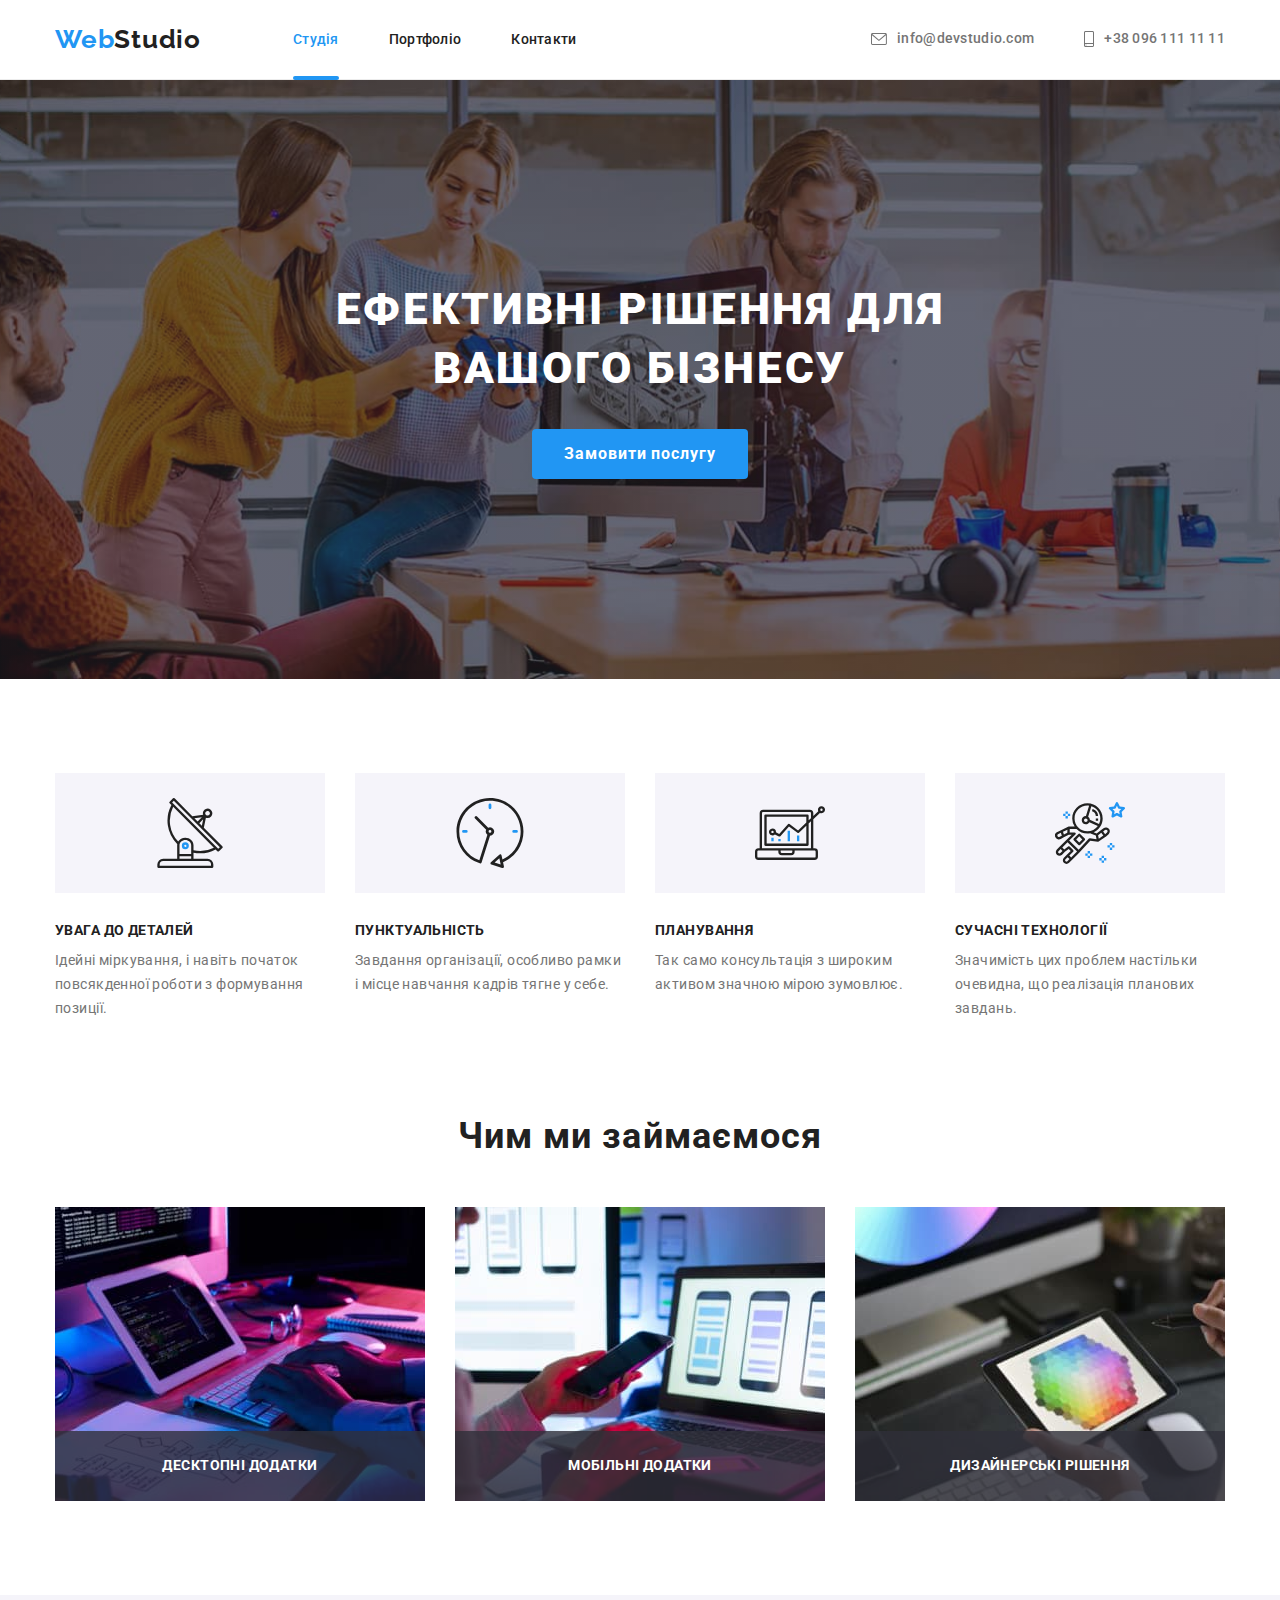
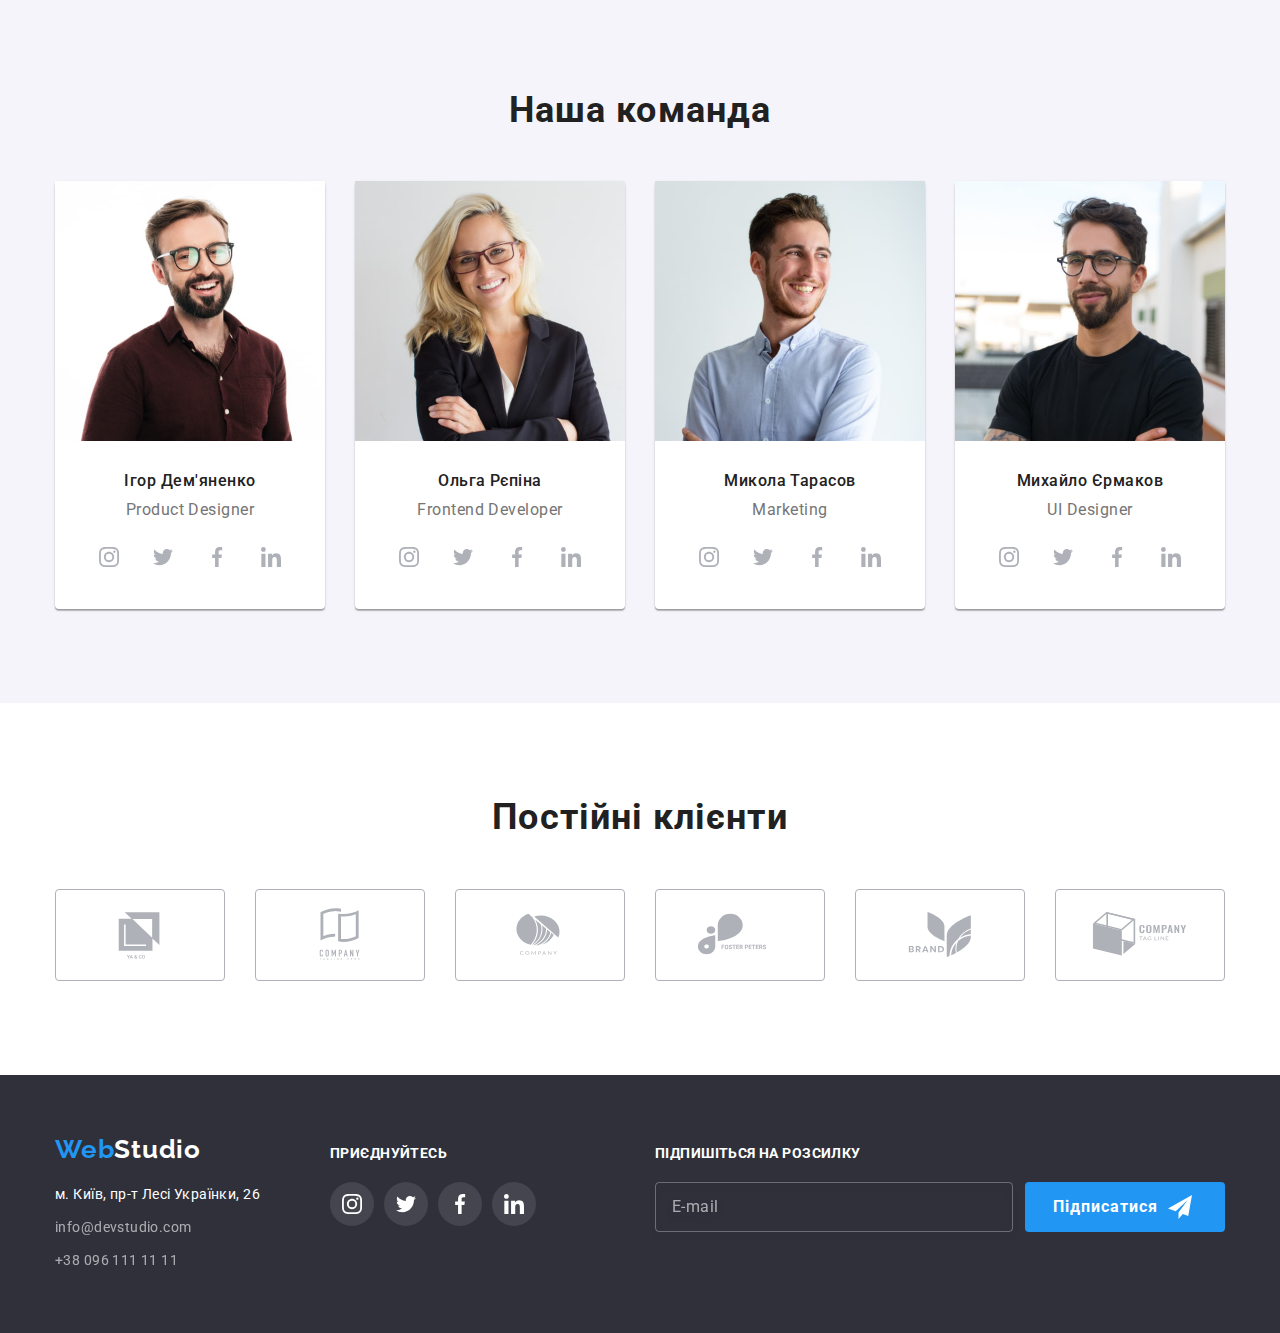
<file: index.html>
<!DOCTYPE html>
<html lang="uk">
  <head>
    <meta charset="UTF-8" />
    <meta http-equiv="X-UA-Compatible" content="IE=edge" />
    <meta name="viewport" content="width=device-width, initial-scale=1.0" />
    <title>Студія</title>
    <link rel="preconnect" href="https://fonts.googleapis.com" />
    <link rel="preconnect" href="https://fonts.gstatic.com" crossorigin />
    <link
      rel="stylesheet"
      href="https://cdn.jsdelivr.net/npm/modern-normalize@1.1.0/modern-normalize.min.css"
    />
    <link
      href="https://fonts.googleapis.com/css2?family=Raleway:wght@700&family=Roboto:wght@400;500;700;900&display=swap"
      rel="stylesheet"
    />
    <link rel="stylesheet" href="./css/styles.css" />
  </head>
  <body>
    <header class="page-header">
      <div class="container">
        <nav class="page-navigation">
          <a class="logo link" href="./index.html"
            ><span class="logo-part">Web</span>Studio</a
          >
          <ul class="menu list">
            <li>
              <a class="menu-link link current" href="./index.html">Студія</a>
            </li>
            <li>
              <a class="menu-link link" href="./portfolio.html">Портфоліо</a>
            </li>
            <li><a class="menu-link link" href="#contacts">Контакти</a></li>
          </ul>
        </nav>
        <ul class="list menu-contacts">
          <li>
            <a class="mail-link link" href="mailto:info@devstudio.com">
              <svg class="mail-svg">
                <use href="./images/icons.svg#icon-envelope"></use>
              </svg>
              info@devstudio.com</a
            >
          </li>
          <li>
            <a class="phone-link link" href="tel:+380961111111">
              <svg class="phone-svg">
                <use href="./images/icons.svg#icon-smartphone"></use>
              </svg>
              +38 096 111 11 11</a
            >
          </li>
        </ul>
      </div>
    </header>
    <main>
      <section class="hero section">
        <div class="container">
          <h1 class="hero-title">Ефективні рішення для вашого бізнесу</h1>
          <button class="hero-button btn" data-modal-open type="button">
            Замовити послугу
          </button>
        </div>
      </section>
      <section class="features section">
        <div class="container">
          <h2 class="visually-hidden">Наші особливості</h2>
          <ul class="list list-features">
            <li class="features-item">
              <div class="features-box">
                <svg class="features-icon">
                  <use href="./images/icons.svg#icon-antenna-1"></use>
                </svg>
              </div>
              <h3 class="features-subtitle">Увага до деталей</h3>
              <p class="features-text">
                Ідейні міркування, і навіть початок повсякденної роботи з
                формування позиції.
              </p>
            </li>
            <li class="features-item">
              <div class="features-box">
                <svg class="features-icon">
                  <use href="./images/icons.svg#icon-clock-1"></use>
                </svg>
              </div>
              <h3 class="features-subtitle">Пунктуальність</h3>
              <p class="features-text">
                Завдання організації, особливо рамки і місце навчання кадрів
                тягне у себе.
              </p>
            </li>
            <li class="features-item">
              <div class="features-box">
                <svg class="features-icon">
                  <use href="./images/icons.svg#icon-diagram-1"></use>
                </svg>
              </div>
              <h3 class="features-subtitle">Планування</h3>
              <p class="features-text">
                Так само консультація з широким активом значною мірою зумовлює.
              </p>
            </li>
            <li class="features-item">
              <div class="features-box">
                <svg class="features-icon">
                  <use href="./images/icons.svg#icon-astronaut-1"></use>
                </svg>
              </div>
              <h3 class="features-subtitle">Сучасні технології</h3>
              <p class="features-text">
                Значимість цих проблем настільки очевидна, що реалізація
                планових завдань.
              </p>
            </li>
          </ul>
        </div>
      </section>
      <section class="work section">
        <div class="container">
          <h2 class="section-title">Чим ми займаємося</h2>
          <ul class="list list-work">
            <li class="work-item">
              <div class="work-wrapprer">
                <img
                  class="work-img"
                  src="./images/images-index/box1.jpg"
                  alt="верстка на ноутбуці"
                  width="370"
                  height="294"
                />
                <p class="work-text">Десктопні додатки</p>
              </div>
            </li>
            <li class="work-item">
              <div class="work-wrapprer">
                <img
                  class="work-img"
                  src="./images/images-index/box2.jpg"
                  alt="верстка на телефоні"
                  width="370"
                  height="294"
                />
                <p class="work-text">Мобільні додатки</p>
              </div>
            </li>
            <li class="work-item">
              <div class="work-wrapprer">
                <img
                  class="work-img"
                  src="./images/images-index/box3.jpg"
                  alt="графічний редактор"
                  width="370"
                  height="294"
                />
                <p class="work-text">Дизайнерські рішення</p>
              </div>
            </li>
          </ul>
        </div>
      </section>
      <section class="team section">
        <div class="container">
          <h2 class="section-title">Наша команда</h2>
          <ul class="list team-list">
            <li class="team-item">
              <img
                class="team-img"
                src="./images/images-index/photo-igor.jpg"
                alt="Ігор Дем'яненко фото"
                width="270"
                height="260"
              />
              <div class="team-box">
                <h3 class="team-name">Ігор Дем'яненко</h3>
                <p class="team-place" lang="en">Product Designer</p>
                <ul class="team-social-list list">
                  <li class="team-social-item">
                    <a href="#" class="team-link link">
                      <svg class="team-logo-social">
                        <use href="./images/icons.svg#icon-instagram-2"></use>
                      </svg>
                    </a>
                  </li>
                  <li class="team-social-item">
                    <a href="#" class="team-link link">
                      <svg class="team-logo-social">
                        <use href="./images/icons.svg#icon-twitter-1"></use>
                      </svg>
                    </a>
                  </li>
                  <li class="team-social-item">
                    <a href="#" class="team-link link">
                      <svg class="team-logo-social">
                        <use href="./images/icons.svg#icon-facebook-1"></use>
                      </svg>
                    </a>
                  </li>
                  <li class="team-social-item">
                    <a href="#" class="team-link link">
                      <svg class="team-logo-social">
                        <use href="./images/icons.svg#icon-linkedin-1"></use>
                      </svg>
                    </a>
                  </li>
                </ul>
              </div>
            </li>
            <li class="team-item">
              <img
                class="team-img"
                src="./images/images-index/photo-olga.jpg"
                alt="Ольга Рєпіна фото"
                width="270"
                height="260"
              />
              <div class="team-box">
                <h3 class="team-name">Ольга Рєпіна</h3>
                <p class="team-place" lang="en">Frontend Developer</p>
                <ul class="team-social-list list">
                  <li class="team-social-item">
                    <a href="#" class="team-link link">
                      <svg class="team-logo-social">
                        <use href="./images/icons.svg#icon-instagram-2"></use>
                      </svg>
                    </a>
                  </li>
                  <li class="team-social-item">
                    <a href="#" class="team-link link">
                      <svg class="team-logo-social">
                        <use href="./images/icons.svg#icon-twitter-1"></use>
                      </svg>
                    </a>
                  </li>
                  <li class="team-social-item">
                    <a href="#" class="team-link link">
                      <svg class="team-logo-social">
                        <use href="./images/icons.svg#icon-facebook-1"></use>
                      </svg>
                    </a>
                  </li>
                  <li class="team-social-item">
                    <a href="#" class="team-link link">
                      <svg class="team-logo-social">
                        <use href="./images/icons.svg#icon-linkedin-1"></use>
                      </svg>
                    </a>
                  </li>
                </ul>
              </div>
            </li>
            <li class="team-item">
              <img
                class="team-img"
                src="./images/images-index/photo-mykola.jpg"
                alt="Микола Тарасов фото"
                width="270"
                height="260"
              />
              <div class="team-box">
                <h3 class="team-name">Микола Тарасов</h3>
                <p class="team-place" lang="en">Marketing</p>
                <ul class="team-social-list list">
                  <li class="team-social-item">
                    <a href="#" class="team-link link">
                      <svg class="team-logo-social">
                        <use href="./images/icons.svg#icon-instagram-2"></use>
                      </svg>
                    </a>
                  </li>
                  <li class="team-social-item">
                    <a href="#" class="team-link link">
                      <svg class="team-logo-social">
                        <use href="./images/icons.svg#icon-twitter-1"></use>
                      </svg>
                    </a>
                  </li>
                  <li class="team-social-item">
                    <a href="#" class="team-link link">
                      <svg class="team-logo-social">
                        <use href="./images/icons.svg#icon-facebook-1"></use>
                      </svg>
                    </a>
                  </li>
                  <li class="team-social-item">
                    <a href="#" class="team-link link">
                      <svg class="team-logo-social">
                        <use href="./images/icons.svg#icon-linkedin-1"></use>
                      </svg>
                    </a>
                  </li>
                </ul>
              </div>
            </li>
            <li class="team-item">
              <img
                class="team-img"
                src="./images/images-index/photo-mychailo.jpg"
                alt="Михайло Єрмаков фото"
                width="270"
                height="260"
              />
              <div class="team-box">
                <h3 class="team-name">Михайло Єрмаков</h3>
                <p class="team-place" lang="en">UI Designer</p>
                <ul class="team-social-list list">
                  <li class="team-social-item">
                    <a href="#" class="team-link link">
                      <svg class="team-logo-social">
                        <use href="./images/icons.svg#icon-instagram-2"></use>
                      </svg>
                    </a>
                  </li>
                  <li class="team-social-item">
                    <a href="#" class="team-link link">
                      <svg class="team-logo-social">
                        <use href="./images/icons.svg#icon-twitter-1"></use>
                      </svg>
                    </a>
                  </li>
                  <li class="team-social-item">
                    <a href="#" class="team-link link">
                      <svg class="team-logo-social">
                        <use href="./images/icons.svg#icon-facebook-1"></use>
                      </svg>
                    </a>
                  </li>
                  <li class="team-social-item">
                    <a href="#" class="team-link link">
                      <svg class="team-logo-social">
                        <use href="./images/icons.svg#icon-linkedin-1"></use>
                      </svg>
                    </a>
                  </li>
                </ul>
              </div>
            </li>
          </ul>
        </div>
      </section>
      <section class="clients section">
        <div class="container">
          <h2 class="clients-title">Постійні клієнти</h2>
          <ul class="clients-list list">
            <li class="clients-item">
              <a href="#" class="client-link link"
                ><svg class="client-logo">
                  <use href="./images/icons.svg#icon-Logo"></use></svg
              ></a>
            </li>
            <li class="clients-item">
              <a href="#" class="client-link link"
                ><svg class="client-logo">
                  <use href="./images/icons.svg#icon-Logo-2"></use></svg
              ></a>
            </li>
            <li class="clients-item">
              <a href="#" class="client-link link"
                ><svg class="client-logo">
                  <use href="./images/icons.svg#icon-Logo-3"></use></svg
              ></a>
            </li>
            <li class="clients-item">
              <a href="#" class="client-link link"
                ><svg class="client-logo">
                  <use href="./images/icons.svg#icon-Logo-4"></use></svg
              ></a>
            </li>
            <li class="clients-item">
              <a href="#" class="client-link link"
                ><svg class="client-logo">
                  <use href="./images/icons.svg#icon-Logo-5"></use></svg
              ></a>
            </li>
            <li class="clients-item">
              <a href="#" class="client-link link"
                ><svg class="client-logo">
                  <use href="./images/icons.svg#icon-Logo-6"></use></svg
              ></a>
            </li>
          </ul>
        </div>
      </section>
    </main>
    <footer class="footer" id="contacts">
      <div class="container">
        <div class="footer-contacts-wrapper">
          <div class="footer-address">
            <a class="footer-logo logo link" href="./index.html"
              ><span class="logo-part-footer">Web</span>Studio</a
            >
            <address class="contacts">
              <ul class="list">
                <li class="footer-item">
                  <a
                    class="link contacts-address"
                    href="https://goo.gl/maps/Pqn4MnMT374ScPbN7"
                    target="_blank"
                    rel="noopener noreferrer nofollow"
                  >
                    м. Київ, пр-т Лесі Українки, 26</a
                  >
                </li>
                <li class="footer-item">
                  <a class="link contacts-mail" href="mailto:info@devstudio.com"
                    >info@devstudio.com</a
                  >
                </li>
                <li>
                  <a class="link contacts-phone" href="tel:+380961111111"
                    >+38 096 111 11 11</a
                  >
                </li>
              </ul>
            </address>
          </div>
          <div class="footer-social">
            <h2 class="footer-title">Приєднуйтесь</h2>
            <ul class="footer-icons-list list">
              <li class="footer-icons-item">
                <a href="#" class="footer-link link">
                  <svg class="footer-icon">
                    <use href="./images/icons.svg#icon-instagram-2"></use>
                  </svg>
                </a>
              </li>
              <li class="footer-icons-item">
                <a href="#" class="footer-link link">
                  <svg class="footer-icon">
                    <use href="./images/icons.svg#icon-twitter-1"></use>
                  </svg>
                </a>
              </li>
              <li class="footer-icons-item">
                <a href="#" class="footer-link link">
                  <svg class="footer-icon">
                    <use href="./images/icons.svg#icon-facebook-1"></use>
                  </svg>
                </a>
              </li>
              <li class="footer-icons-item">
                <a href="#" class="footer-link link">
                  <svg class="footer-icon">
                    <use href="./images/icons.svg#icon-linkedin-1"></use>
                  </svg>
                </a>
              </li>
            </ul>
          </div>
        </div>
        <div class="footer-form-wrapper">
          <h2 class="footer-title">Підпишіться на розсилку</h2>
          <form class="footer-form">
            <label class="footer-form-field">
              <input
                type="email"
                name="join-email"
                class="footer-email"
                required
                placeholder="E-mail"
              />
            </label>
            <button type="submit" class="footer-button btn">
              Підписатися
              <svg class="join-icon">
                <use href="./images/icons.svg#icon-send"></use>
              </svg>
            </button>
          </form>
        </div>
      </div>
    </footer>

    <div class="backdrop is-hidden" data-modal>
      <div class="modal">
        <button class="modal-close-btn btn" data-modal-close>
          <svg class="modal-close-icon">
            <use href="./images/icons.svg#icon-close"></use>
          </svg>
        </button>
        <p class="modal-title">Залиште свої дані, ми вам передзвонимо</p>
        <form class="modal-form">
          <label class="modal-form-field">
            <span class="modal-form-field-desc">Ім'я</span>
            <span class="modal-input-wrapper">
              <input
                type="text"
                class="modal-form-input"
                required
                pattern="[a-zA-Zа-яА-ЯіІїЇ`ʼ]+"
                name="user-name"
              />
              <svg class="modal-form-icon">
                <use href="./images/icons.svg#user-icon"></use>
              </svg>
            </span>
          </label>
          <label class="modal-form-field">
            <span class="modal-form-field-desc">Телефон</span>
            <span class="modal-input-wrapper">
              <input
                type="tel"
                class="modal-form-input"
                required
                name="user-phone"
              />
              <svg class="modal-form-icon">
                <use href="./images/icons.svg#user-mail"></use>
              </svg>
            </span>
          </label>
          <label class="modal-form-field">
            <span class="modal-form-field-desc">Пошта</span>
            <span class="modal-input-wrapper">
              <input
                type="mail"
                class="modal-form-input"
                required
                name="user-mail"
              />
              <svg class="modal-form-icon">
                <use href="./images/icons.svg#user-phone"></use>
              </svg>
            </span>
          </label>
          <label class="modal-form-field-textarea">
            <span class="modal-form-field-desc">Коментар</span>
            <textarea
              name="user-message"
              class="modal-form-message"
              placeholder="Введіть текст"
            ></textarea>
          </label>
          <label class="modal-form-check-field">
            <input
              type="checkbox"
              class="modal-form-check"
              required
              name="user-policy"
            />
            <svg class="own-checkbox">
              <use
                href="./images/icons.svg#icon-check"
                class="checkbox-own-icon"
              ></use>
            </svg>
            <span class="policy-text">
              Погоджуюся з розсилкою та приймаю
              <a class="policy-link" href=""> Умови договору</a>
            </span>
          </label>
          <button type="submit" class="submit-button btn">Відправити</button>
        </form>
      </div>
    </div>
    <script src="./js/modal.js"></script>
  </body>
</html>
</file>
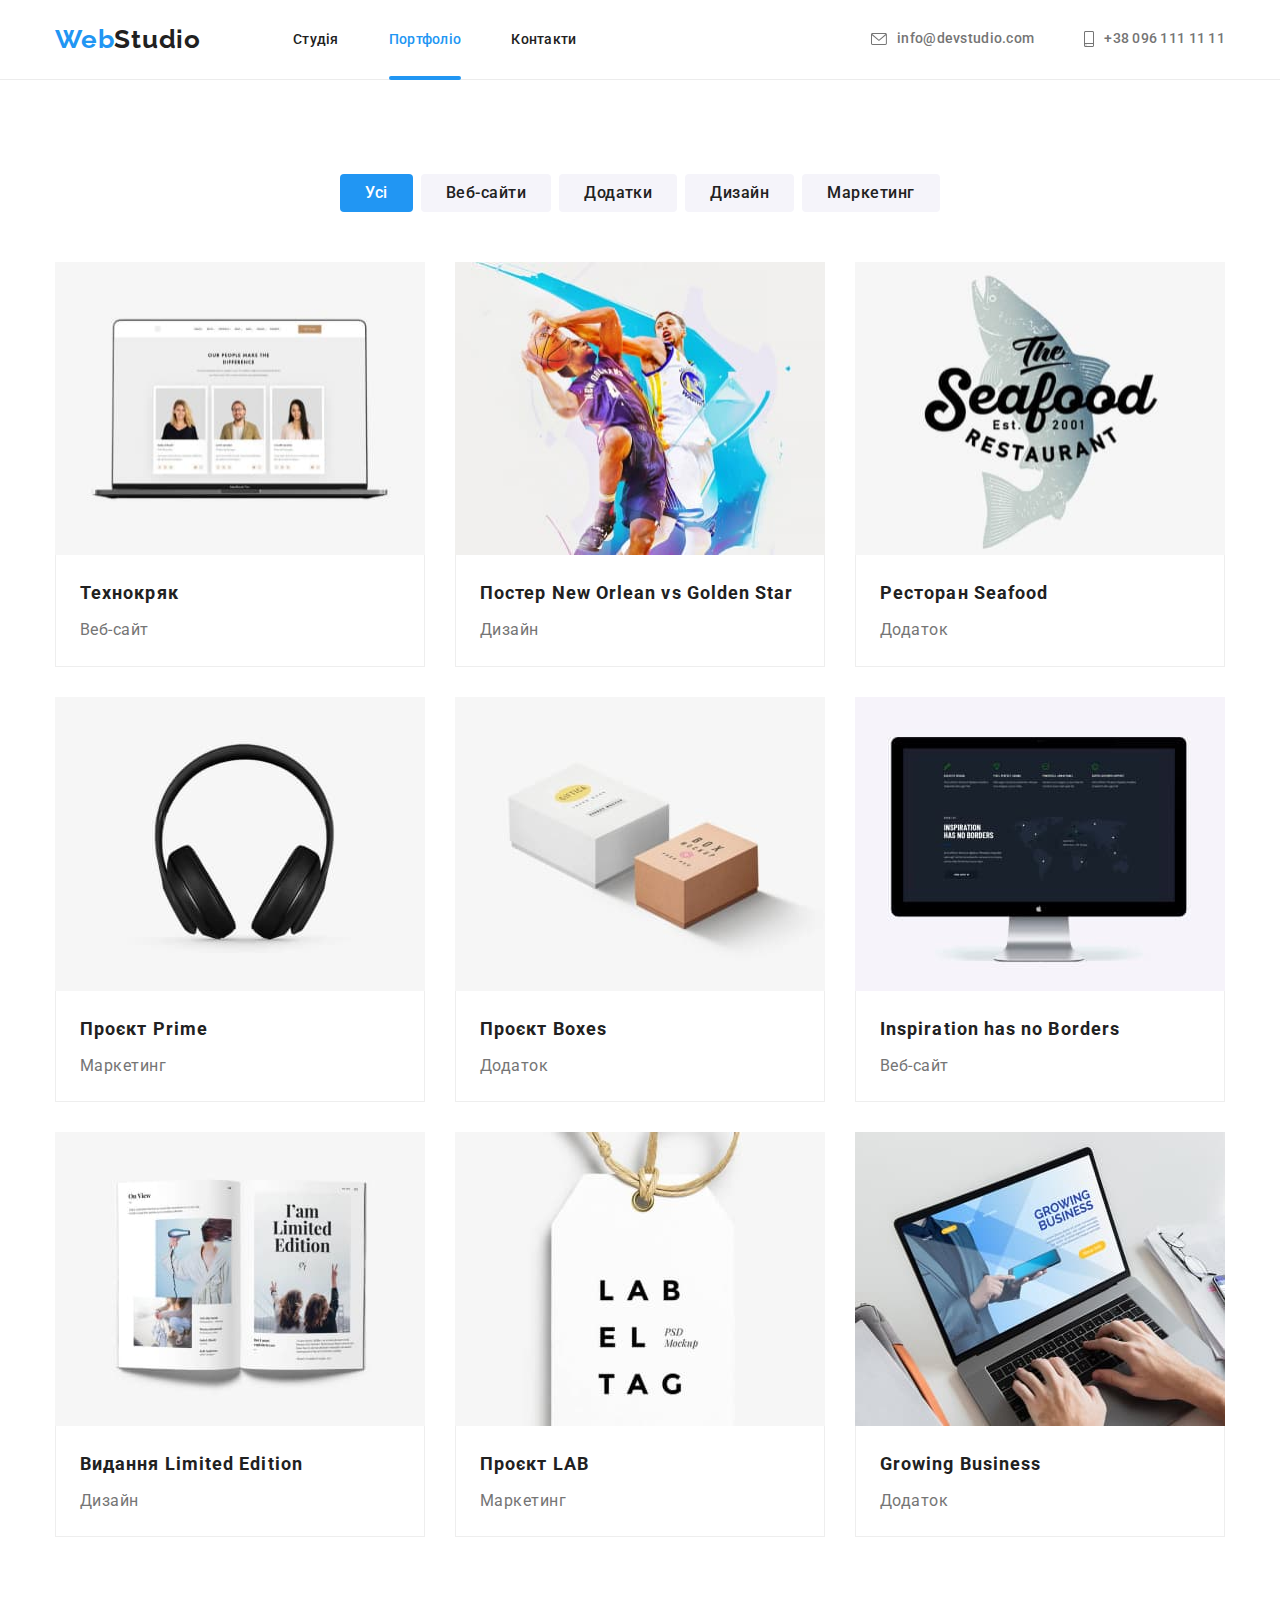
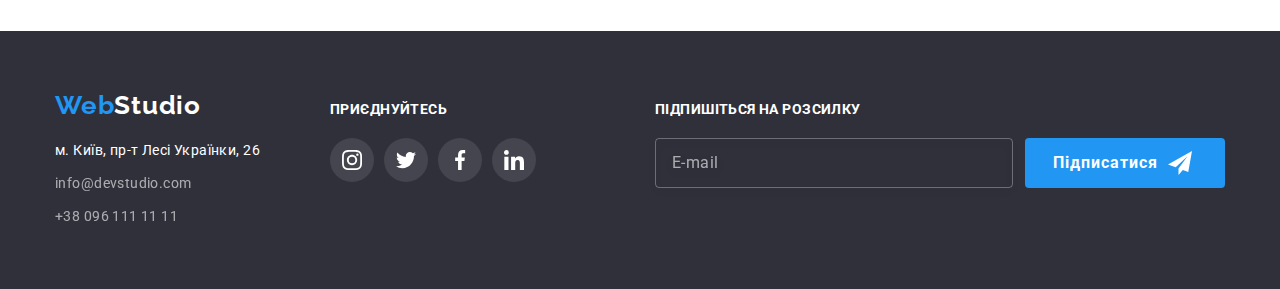
<file: portfolio.html>
<!DOCTYPE html>
<html lang="uk">
  <head>
    <meta charset="UTF-8" />
    <meta http-equiv="X-UA-Compatible" content="IE=edge" />
    <meta name="viewport" content="width=device-width, initial-scale=1.0" />
    <title>Портфоліо</title>
    <link rel="preconnect" href="https://fonts.googleapis.com" />
    <link rel="preconnect" href="https://fonts.gstatic.com" crossorigin />
    <link
      rel="stylesheet"
      href="https://cdn.jsdelivr.net/npm/modern-normalize@1.1.0/modern-normalize.min.css"
    />
    <link
      href="https://fonts.googleapis.com/css2?family=Raleway:wght@700&family=Roboto:wght@400;500;700;900&display=swap"
      rel="stylesheet"
    />
    <link rel="stylesheet" href="./css/styles.css" />
  </head>
  <body>
    <header class="page-header">
      <div class="container">
        <nav class="page-navigation">
          <a class="logo link" href="./index.html"
            ><span class="logo-part">Web</span>Studio</a
          >
          <ul class="menu list">
            <li>
              <a class="menu-link link" href="./index.html">Студія</a>
            </li>
            <li>
              <a class="menu-link link current" href="./portfolio.html"
                >Портфоліо</a
              >
            </li>
            <li><a class="menu-link link" href="#contacts">Контакти</a></li>
          </ul>
        </nav>
        <ul class="list menu-contacts">
          <li>
            <a class="mail-link link" href="mailto:info@devstudio.com">
              <svg class="mail-svg">
                <use href="./images/icons.svg#icon-envelope"></use>
              </svg>
              info@devstudio.com</a
            >
          </li>
          <li>
            <a class="phone-link link" href="tel:+380961111111">
              <svg class="phone-svg">
                <use href="./images/icons.svg#icon-smartphone"></use>
              </svg>
              +38 096 111 11 11</a
            >
          </li>
        </ul>
      </div>
    </header>
    <main>
      <section class="portfolio section">
        <div class="container">
          <h1 class="visually-hidden">Портфоліо</h1>
          <ul class="list portfolio-menu">
            <li class="portfolio-menu-item">
              <button class="portfolio-button btn current" type="button">
                Усі
              </button>
            </li>
            <li class="portfolio-menu-item">
              <button class="portfolio-button btn" type="button">
                Веб-сайти
              </button>
            </li>
            <li class="portfolio-menu-item">
              <button class="portfolio-button btn" type="button">
                Додатки
              </button>
            </li>
            <li class="portfolio-menu-item">
              <button class="portfolio-button btn" type="button">Дизайн</button>
            </li>
            <li class="portfolio-menu-item">
              <button class="portfolio-button btn" type="button">
                Маркетинг
              </button>
            </li>
          </ul>

          <ul class="list portfolio-list">
            <li class="portfolio-list-item">
              <a class="portfolio-box-link link" href="#">
                <div class="overlay-wrapper">
                  <img
                    class="portfolio-img"
                    src="./images/images-portfolio/project-1.jpg"
                    alt="Проект веб-сайту"
                    width="370"
                    height="294"
                  />
                  <p class="overlay-text">
                    Ресурс пропонує комплексні пропозиції з різним рівнем
                    функціоналу та сервісів. Все це дозволить відвідувачу
                    отримати вичерпні відомості про компанію чи приватну особу.
                  </p>
                </div>
                <div class="portfolio-container">
                  <h2 class="portfolio-name">Технокряк</h2>
                  <p class="portfolio-text">Веб-сайт</p>
                </div>
              </a>
            </li>
            <li class="portfolio-list-item">
              <a class="portfolio-box-link link" href="#">
                <div class="overlay-wrapper">
                  <img
                    class="portfolio-img"
                    src="./images/images-portfolio/project-2.jpg"
                    alt="Постер із футболістами"
                    width="370"
                    height="294"
                  />
                  <p class="overlay-text">
                    Ресурс пропонує комплексні пропозиції з різним рівнем
                    функціоналу та сервісів. Все це дозволить відвідувачу
                    отримати вичерпні відомості про компанію чи приватну особу.
                  </p>
                </div>
                <div class="portfolio-container">
                  <h2 class="portfolio-name">
                    Постер <span lang="en"> New Orlean vs Golden Star</span>
                  </h2>
                  <p class="portfolio-text">Дизайн</p>
                </div>
              </a>
            </li>
            <li class="portfolio-list-item">
              <a class="portfolio-box-link link" href="#">
                <div class="overlay-wrapper">
                  <img
                    class="portfolio-img"
                    src="./images/images-portfolio/project-3.jpg"
                    alt="Проект ресторану"
                    width="370"
                    height="294"
                  />
                  <p class="overlay-text">
                    Ресурс пропонує комплексні пропозиції з різним рівнем
                    функціоналу та сервісів. Все це дозволить відвідувачу
                    отримати вичерпні відомості про компанію чи приватну особу.
                  </p>
                </div>
                <div class="portfolio-container">
                  <h2 class="portfolio-name">
                    Ресторан <span lang="en">Seafood</span>
                  </h2>
                  <p class="portfolio-text">Додаток</p>
                </div>
              </a>
            </li>
            <li class="portfolio-list-item">
              <a class="portfolio-box-link link" href="#">
                <div class="overlay-wrapper">
                  <img
                    class="portfolio-img"
                    src="./images/images-portfolio/project-4.jpg"
                    alt="Проект маркетингу"
                    width="370"
                    height="294"
                  />
                  <p class="overlay-text">
                    Ресурс пропонує комплексні пропозиції з різним рівнем
                    функціоналу та сервісів. Все це дозволить відвідувачу
                    отримати вичерпні відомості про компанію чи приватну особу.
                  </p>
                </div>
                <div class="portfolio-container">
                  <h2 class="portfolio-name">
                    Проєкт <span lang="en">Prime</span>
                  </h2>
                  <p class="portfolio-text">Маркетинг</p>
                </div>
              </a>
            </li>
            <li class="portfolio-list-item">
              <a class="portfolio-box-link link" href="#">
                <div class="overlay-wrapper">
                  <img
                    class="portfolio-img"
                    src="./images/images-portfolio/project-5.jpg"
                    alt="Проект додатку"
                    width="370"
                    height="294"
                  />
                  <p class="overlay-text">
                    Ресурс пропонує комплексні пропозиції з різним рівнем
                    функціоналу та сервісів. Все це дозволить відвідувачу
                    отримати вичерпні відомості про компанію чи приватну особу.
                  </p>
                </div>
                <div class="portfolio-container">
                  <h2 class="portfolio-name">
                    Проєкт <span lang="en">Boxes</span>
                  </h2>
                  <p class="portfolio-text">Додаток</p>
                </div>
              </a>
            </li>
            <li class="portfolio-list-item">
              <a class="portfolio-box-link link" href="#">
                <div class="overlay-wrapper">
                  <img
                    class="portfolio-img"
                    src="./images/images-portfolio/project-6.jpg"
                    alt="Проект веб-сайту"
                    width="370"
                    height="294"
                  />
                  <p class="overlay-text">
                    Ресурс пропонує комплексні пропозиції з різним рівнем
                    функціоналу та сервісів. Все це дозволить відвідувачу
                    отримати вичерпні відомості про компанію чи приватну особу.
                  </p>
                </div>
                <div class="portfolio-container">
                  <h2 class="portfolio-name" lang="en">
                    Inspiration has no Borders
                  </h2>
                  <p class="portfolio-text">Веб-сайт</p>
                </div>
              </a>
            </li>
            <li class="portfolio-list-item">
              <a class="portfolio-box-link link" href="#">
                <div class="overlay-wrapper">
                  <img
                    class="portfolio-img"
                    src="./images/images-portfolio/project-7.jpg"
                    alt="Проект Дизайну"
                    width="370"
                    height="294"
                  />
                  <p class="overlay-text">
                    Ресурс пропонує комплексні пропозиції з різним рівнем
                    функціоналу та сервісів. Все це дозволить відвідувачу
                    отримати вичерпні відомості про компанію чи приватну особу.
                  </p>
                </div>
                <div class="portfolio-container">
                  <h2 class="portfolio-name">
                    Видання <span lang="en">Limited Edition</span>
                  </h2>
                  <p class="portfolio-text">Дизайн</p>
                </div>
              </a>
            </li>
            <li class="portfolio-list-item">
              <a class="portfolio-box-link link" href="#">
                <div class="overlay-wrapper">
                  <img
                    class="portfolio-img"
                    src="./images/images-portfolio/project-8.jpg"
                    alt="Проект маркетингу"
                    width="370"
                    height="294"
                  />
                  <p class="overlay-text">
                    Ресурс пропонує комплексні пропозиції з різним рівнем
                    функціоналу та сервісів. Все це дозволить відвідувачу
                    отримати вичерпні відомості про компанію чи приватну особу.
                  </p>
                </div>
                <div class="portfolio-container">
                  <h2 class="portfolio-name">
                    Проєкт <span lang="en">LAB</span>
                  </h2>
                  <p class="portfolio-text">Маркетинг</p>
                </div>
              </a>
            </li>
            <li class="portfolio-list-item">
              <a class="portfolio-box-link link" href="#">
                <div class="overlay-wrapper">
                  <img
                    class="portfolio-img"
                    src="./images/images-portfolio/project-9.jpg"
                    alt="Проект додатку"
                    width="370"
                    height="294"
                  />
                  <p class="overlay-text">
                    Ресурс пропонує комплексні пропозиції з різним рівнем
                    функціоналу та сервісів. Все це дозволить відвідувачу
                    отримати вичерпні відомості про компанію чи приватну особу.
                  </p>
                </div>
                <div class="portfolio-container">
                  <h2 class="portfolio-name" lang="en">Growing Business</h2>
                  <p class="portfolio-text">Додаток</p>
                </div>
              </a>
            </li>
          </ul>
        </div>
      </section>
    </main>
    <footer class="footer" id="contacts">
      <div class="container">
        <div class="footer-contacts-wrapper">
          <div class="footer-address">
            <a class="footer-logo logo link" href="./index.html"
              ><span class="logo-part-footer">Web</span>Studio</a
            >
            <address class="contacts">
              <ul class="list">
                <li class="footer-item">
                  <a
                    class="link contacts-address"
                    href="https://goo.gl/maps/Pqn4MnMT374ScPbN7"
                    target="_blank"
                    rel="noopener noreferrer nofollow"
                  >
                    м. Київ, пр-т Лесі Українки, 26</a
                  >
                </li>
                <li class="footer-item">
                  <a class="link contacts-mail" href="mailto:info@devstudio.com"
                    >info@devstudio.com</a
                  >
                </li>
                <li>
                  <a class="link contacts-phone" href="tel:+380961111111"
                    >+38 096 111 11 11</a
                  >
                </li>
              </ul>
            </address>
          </div>
          <div class="footer-social">
            <h2 class="footer-title">Приєднуйтесь</h2>
            <ul class="footer-icons-list list">
              <li class="footer-icons-item">
                <a href="#" class="footer-link link">
                  <svg class="footer-icon">
                    <use href="./images/icons.svg#icon-instagram-2"></use>
                  </svg>
                </a>
              </li>
              <li class="footer-icons-item">
                <a href="#" class="footer-link link">
                  <svg class="footer-icon">
                    <use href="./images/icons.svg#icon-twitter-1"></use>
                  </svg>
                </a>
              </li>
              <li class="footer-icons-item">
                <a href="#" class="footer-link link">
                  <svg class="footer-icon">
                    <use href="./images/icons.svg#icon-facebook-1"></use>
                  </svg>
                </a>
              </li>
              <li class="footer-icons-item">
                <a href="#" class="footer-link link">
                  <svg class="footer-icon">
                    <use href="./images/icons.svg#icon-linkedin-1"></use>
                  </svg>
                </a>
              </li>
            </ul>
          </div>
        </div>
        <div class="footer-form-wrapper">
          <h2 class="footer-title">Підпишіться на розсилку</h2>
          <form class="footer-form">
            <label class="footer-form-field">
              <input
                type="email"
                name="join-email"
                class="footer-email"
                required
                placeholder="E-mail"
              />
            </label>
            <button type="submit" class="footer-button btn">
              Підписатися
              <svg class="join-icon">
                <use href="./images/icons.svg#icon-send"></use>
              </svg>
            </button>
          </form>
        </div>
      </div>
    </footer>
  </body>
</html>
</file>
<file: css/styles.css>
:root {
  --accent-color: #2196f3;
  --primary-background: #ffffff;
  --secondary-background: #2f303a;
  --tertiary-background: #f5f4fa;
  --primary-text-color: #212121;
  --secondary-text-color: #757575;
  --tertiary-text-color: #ffffff;
  --hover-button-color: #188ce8;
  --logo-color: #afb1b8;
  --animation-link: 250ms cubic-bezier(0.4, 0, 0.2, 1);
}
body {
  background-color: var(--primary-background);
  font-family: "Roboto", sans-serif;
  color: var(--primary-text-color);
}
.link {
  text-decoration: none;
}
.list {
  list-style: none;
}
.btn {
  cursor: pointer;
}
h1,
h2,
h3,
h4,
p {
  margin-top: 0;
  margin-bottom: 0;
}

ul,
ol {
  margin-top: 0;
  margin-bottom: 0;
  padding-left: 0;
}
img {
  display: block;
  max-width: 100%;
  height: auto;
}
.container {
  width: 1200px;
  padding: 0 15px;
  margin-left: auto;
  margin-right: auto;
}

.section {
  padding-top: 94px;
  padding-bottom: 94px;
}

.section-title {
  font-weight: 700;
  font-size: 36px;
  line-height: 1.17;
  text-align: center;
  letter-spacing: 0.03em;
  margin-bottom: 50px;
}

/*======================= Header styles======================== */
.page-header {
  padding-top: 25px;
  padding-bottom: 25px;
}
.page-header {
  border-bottom: 1px solid #ececec;
}
.page-header > .container {
  display: flex;
  justify-content: space-between;
  align-items: center;
}
.page-navigation {
  display: flex;
  align-items: center;
}
.logo.link {
  margin-right: 92px;
}
.menu {
  display: flex;
  align-items: center;
  gap: 50px;
}
.menu-contacts {
  display: flex;
  align-items: center;
  gap: 50px;
}
.logo {
  font-family: "Raleway", sans-serif;
  font-weight: 700;
  font-size: 26px;
  line-height: 1.1;
  letter-spacing: 0.03em;
  color: inherit;
}
.logo-part {
  color: var(--accent-color);
}
.menu-link {
  font-weight: 500;
  font-size: 14px;
  line-height: 1.14;
  letter-spacing: 0.02em;
  color: var(--primary-text-color);
  transition: color var(--animation-link);
  padding: 32px 0;
  position: relative;
}

.menu-link.current::after {
  position: absolute;
  content: "";
  display: block;
  width: 100%;
  height: 4px;
  background-color: var(--accent-color);
  left: 0;
  bottom: -1px;
  border-radius: 2px;
}
.mail-link,
.phone-link {
  display: flex;
  align-items: center;
  column-gap: 10px;
  font-weight: 500;
  font-size: 14px;
  line-height: 1.14;
  letter-spacing: 0.02em;
  color: var(--secondary-text-color);
  transition: color var(--animation-link);
}
.menu-link:hover,
.menu-link:focus,
.mail-link:hover,
.mail-link:focus,
.phone-link:hover,
.phone-link:focus {
  color: var(--accent-color);
}

.link.current {
  color: var(--accent-color);
}

.mail-svg {
  width: 16px;
  height: 12px;
  transition: fill var(--animation-link);
}

.phone-svg {
  width: 10px;
  height: 16px;
  transition: fill var(--animation-link);
}

.mail-svg,
.phone-svg {
  fill: currentColor;
}

.mail-link:focus .mail-svg,
.mail-link:focus .mail-svg,
.phone-link:hover .phone-svg,
.phone-link:focus .phone-svg {
  fill: var(--accent-color);
}

/*======================= Header styles ======================= */

/*======================= Footer styles =======================*/

.footer .container {
  display: flex;
  align-items: baseline;
  justify-content: space-between;
}

.footer-contacts-wrapper {
  display: flex;
  gap: 70px;
  align-items: baseline;
}

.footer {
  background-color: var(--secondary-background);
  color: var(--tertiary-text-color);
  padding-top: 60px;
  padding-bottom: 60px;
}
.logo-part-footer {
  color: var(--accent-color);
}
.footer .logo.link {
  display: inline-block;
  margin-right: 0;
  margin-bottom: 20px;
}
.footer-item {
  margin-bottom: 9px;
}

.contacts {
  font-style: normal;
  font-weight: 400;
  font-size: 14px;
  line-height: 1.71;
  letter-spacing: 0.03em;
}
.contacts-address,
.contacts-mail,
.contacts-phone {
  color: inherit;
  transition: color var(--animation-link);
}
.contacts-mail,
.contacts-phone {
  opacity: 60%;
}
.contacts-address:hover,
.contacts-address:focus,
.contacts-mail:hover,
.contacts-mail:focus,
.contacts-phone:hover,
.contacts-phone:focus {
  color: var(--accent-color);
}

.footer-title {
  font-weight: 700;
  font-size: 14px;
  line-height: 1.14;
  letter-spacing: 0.03em;
  text-transform: uppercase;
  color: var(--tertiary-text-color);
  margin-bottom: 20px;
}

.footer-icons-list {
  display: flex;
  justify-content: center;
  column-gap: 10px;
}

.footer-link {
  display: flex;
  align-items: center;
  justify-content: center;
  width: 44px;
  height: 44px;
  border-radius: 50%;
  background-color: rgba(255, 255, 255, 0.1);
  transition: background-color var(--animation-link);
}

.footer-link:hover,
.footer-link:focus {
  background-color: var(--accent-color);
}
.footer-icon {
  width: 20px;
  height: 20px;
  fill: var(--tertiary-text-color);
}

.footer-form {
  display: flex;
  gap: 12px;
}

.footer-email {
  width: 358px;
  height: 50px;
  padding-left: 16px;
  border: 1px solid rgba(255, 255, 255, 0.3);
  border-radius: 4px;
  color: var(--tertiary-text-color);
  background-color: inherit;
  filter: drop-shadow(0px 4px 4px rgba(0, 0, 0, 0.15));
  transition: border-color var(--animation-link);
}

.footer-email::placeholder {
  font-weight: 400;
  font-size: 16px;
  line-height: 1.25;
  letter-spacing: 0.03em;
  color: rgba(255, 255, 255, 0.6);
}

.footer-email:focus {
  outline: none;
  border-color: var(--accent-color);
}

.footer-button {
  width: 200px;
  height: 50px;
  display: flex;
  font-weight: 700;
  font-size: 16px;
  line-height: 1.86;
  align-items: center;
  letter-spacing: 0.06em;
  padding: 10px 28px;
  gap: 10px;
  background-color: var(--accent-color);
  color: var(--tertiary-text-color);
  border-radius: 4px;
  border: none;
  transition: background-color var(--animation-link);
}

.footer-button:hover,
.footer-button:focus {
  background-color: var(--hover-button-color);
}
.join-icon {
  align-self: center;
  width: 24px;
  height: 24px;
  fill: var(--tertiary-text-color);
}
/*======================= Footer styles =======================*/

/*=================== Головний заголовок =====================*/
.hero {
  background-color: var(--secondary-background);
  background-image: linear-gradient(
      0deg,
      rgba(47, 48, 58, 0.4),
      rgba(47, 48, 58, 0.4)
    ),
    url(../images/images-index/img-hero.jpg);
  background-size: cover;
  background-repeat: no-repeat;
  background-position: center;
  max-width: 1600px;
  margin: 0 auto;
  text-align: center;
  padding-top: 200px;
  padding-bottom: 200px;
}
.hero-title {
  font-family: "Roboto";
  font-style: normal;
  font-weight: 900;
  font-size: 44px;
  line-height: 1.36;
  letter-spacing: 0.06em;
  text-transform: uppercase;
  color: var(--tertiary-text-color);
  width: 696px;
  margin-bottom: 30px;
  margin-left: auto;
  margin-right: auto;
}
.hero-button {
  display: inline-block;
  font-weight: 700;
  font-size: 16px;
  line-height: 1.86;
  align-items: center;
  letter-spacing: 0.06em;
  background-color: var(--accent-color);
  color: var(--tertiary-text-color);
  padding: 10px 32px;
  border-radius: 4px;
  border: none;
  transition: background-color var(--animation-link),
    box-shadow var(--animation-link);
}
.hero-button:hover,
.hero-button:focus {
  background-color: var(--hover-button-color);
  box-shadow: 0px 4px 4px rgba(0, 0, 0, 0.15);
}
/* Наші особливості */
.visually-hidden {
  position: absolute;
  white-space: nowrap;
  width: 1px;
  height: 1px;
  overflow: hidden;
  border: 0;
  padding: 0;
  clip: rect(0 0 0 0);
  clip-path: inset(50%);
  margin: -1px;
}
.list-features {
  display: flex;
  justify-content: space-between;
  gap: 30px;
}
.features-item {
  flex-basis: calc((100% - 90px) / 4);
}

.features-box {
  display: flex;
  justify-content: center;
  align-items: center;
  height: 120px;
  margin-bottom: 30px;
  background-color: var(--tertiary-background);
}
.features-icon {
  width: 70px;
  height: 70px;
}
.features-subtitle {
  font-weight: 700;
  font-size: 14px;
  line-height: 1.14;
  letter-spacing: 0.03em;
  text-transform: uppercase;
  margin-bottom: 10px;
}
.features-text {
  font-weight: 400;
  font-size: 14px;
  line-height: 1.71;
  letter-spacing: 0.03em;
  color: var(--secondary-text-color);
}

/*=================== Головний заголовок =====================*/

/* =====================Чим ми займаємось ====================*/

.list-work {
  display: flex;
  justify-content: space-between;
}
.work {
  padding-top: 0;
}

.work-item {
  position: relative;
}

.work-text {
  position: absolute;
  bottom: 0;
  width: 100%;
  height: 70px;
  font-weight: 700;
  font-size: 14px;
  line-height: 1.14;
  letter-spacing: 0.03em;
  text-transform: uppercase;
  padding: 27px 0;
  text-align: center;
  color: var(--tertiary-text-color);
  background-color: rgba(47, 48, 58, 0.8);
}

/* =====================Чим ми займаємось ====================*/

/* =========================Наша команда =====================*/
.team {
  background-color: var(--tertiary-background);
}
.team-list {
  display: flex;
  justify-content: space-between;
  gap: 30px;
}

.team-box {
  padding-top: 30px;
  padding-bottom: 30px;
}
.team-name {
  font-weight: 500;
  font-size: 16px;
  line-height: 1.19;
  letter-spacing: 0.03em;
  text-align: center;
  margin-bottom: 10px;
}
.team-place {
  font-family: "Roboto";
  font-style: normal;
  font-weight: 400;
  font-size: 16px;
  line-height: 1.19;
  letter-spacing: 0.03em;
  color: var(--secondary-text-color);
  text-align: center;
  margin-bottom: 16px;
}

.team-social-list {
  display: flex;
  justify-content: center;
  gap: 10px;
}

.team-link {
  display: flex;
  justify-content: center;
  align-items: center;
  width: 44px;
  height: 44px;
  border-radius: 50%;
  transition: background-color var(--animation-link);
}
.team-link:hover,
.team-link:focus {
  background-color: var(--accent-color);
}

.team-link:hover .team-logo-social,
.team-link:focus .team-logo-social {
  fill: var(--tertiary-text-color);
}
.team-logo-social {
  width: 20px;
  height: 20px;
  fill: var(--logo-color);
  transition: fill var(--animation-link);
}
.team-item {
  background-color: var(--primary-background);
  border-radius: 4px;
  flex-basis: calc((100%-90px) / 4);
  box-shadow: 0px 1px 3px rgba(0, 0, 0, 0.12), 0px 1px 1px rgba(0, 0, 0, 0.14),
    0px 2px 1px rgba(0, 0, 0, 0.2);
}

/* =========================Наша команда =====================*/

/* ==========================Наші клієнти ====================*/
.clients-title {
  font-weight: 700;
  font-size: 36px;
  line-height: 1.16;
  text-align: center;
  letter-spacing: 0.03em;
  color: var(--primary-text-color);
  margin-bottom: 50px;
}

.clients-list {
  display: flex;
  justify-content: center;
  gap: 30px;
}

.client-link {
  display: flex;
  justify-content: center;
  align-items: center;
  width: 170px;
  height: 92px;
  border-radius: 4px;
  border: 1px solid var(--logo-color);
  transition: border var(--animation-link);
}

.client-link:hover,
.client-link:focus {
  border: 1px solid var(--accent-color);
}
.client-link:hover .client-logo,
.client-link:focus .client-logo {
  fill: var(--accent-color);
}
.client-logo {
  width: 106px;
  height: 60px;
  fill: var(--logo-color);
  transition: fill var(--animation-link);
}

/* ==========================Наші клієнти ====================*/

/* ==========================Сторінка портфолоіо ==============*/

.portfolio-menu {
  display: flex;
  justify-content: center;
  gap: 8px;
  margin-bottom: 50px;
}
.portfolio-button {
  font-weight: 500;
  font-size: 16px;
  line-height: 1.62;
  letter-spacing: 0.03em;
  color: inherit;
  background-color: var(--tertiary-background);
  display: inline-block;
  padding: 6px 25px;
  border-radius: 4px;
  border: none;
  transition: color var(--animation-link),
    background-color var(--animation-link), box-shadow var(--animation-link);
}
.portfolio-button:hover,
.portfolio-button:focus {
  color: var(--tertiary-text-color);
  background-color: var(--accent-color);
  box-shadow: 0px 3px 1px rgba(0, 0, 0, 0.1), 0px 1px 2px rgba(0, 0, 0, 0.08),
    0px 2px 2px rgba(0, 0, 0, 0.12);
}
.btn.current {
  background-color: var(--accent-color);
  color: var(--tertiary-text-color);
}
.portfolio-list {
  display: flex;
  flex-wrap: wrap;
  gap: 30px;
}
.portfolio-list-item {
  flex-basis: calc((100% - 60px) / 3);
}

.portfolio-box-link {
  color: inherit;
  display: block;
  transition: box-shadow var(--animation-link);
}

.portfolio-box-link:hover,
.portfolio-box-link:focus {
  box-shadow: 0px 1px 1px rgba(0, 0, 0, 0.12), 0px 4px 4px rgba(0, 0, 0, 0.06),
    1px 4px 6px rgba(0, 0, 0, 0.16);
}

.portfolio-container {
  padding: 20px 24px;
  border-bottom: solid 1px #eeeeee;
  border-left: solid 1px #eeeeee;
  border-right: solid 1px #eeeeee;
}
.portfolio-name {
  font-weight: 700;
  font-size: 18px;
  line-height: 2;
  letter-spacing: 0.06em;
  margin-bottom: 4px;
}
.portfolio-text {
  font-weight: 400;
  font-size: 16px;
  line-height: 1.88;
  letter-spacing: 0.03em;
  color: var(--secondary-text-color);
}
.overlay-wrapper {
  position: relative;
  overflow: hidden;
}

.overlay-text {
  padding: 63px 24px;
  font-weight: 400;
  font-size: 18px;
  line-height: 1.56;
  letter-spacing: 0.03em;
  color: var(--tertiary-text-color);
  background-color: rgba(33, 150, 243, 0.9);
  position: absolute;
  top: 0;
  left: 0;
  width: 100%;
  height: 100%;
  overflow: auto;
  transform: translateY(100%);
  transition: transform var(--animation-link);
}

.portfolio-box-link:hover .overlay-text,
.portfolio-box-link:focus .overlay-text {
  transform: translateY(0%);
}

/* ==========================Сторінка портфолоіо ==============*/

/* ============================Модальне вікно ==================*/

.backdrop {
  position: fixed;
  top: 0;
  left: 0;
  z-index: 100;
  width: 100%;
  height: 100%;
  background-color: rgba(0, 0, 0, 0.2);
  transition: opacity var(--animation-link), visibility var(--animation-link);
}

.backdrop.is-hidden {
  opacity: 0;
  visibility: hidden;
  pointer-events: none;
}

.modal {
  padding: 40px;
  position: absolute;
  top: 50%;
  left: 50%;
  transform: translate(-50%, -50%);
  width: 528px;
  background-color: var(--primary-background);
}

.modal-close-icon {
  width: 18px;
  height: 18px;
  color: var(--primary-text-color);
}

.modal-close-btn {
  position: absolute;
  top: 8px;
  right: 8px;
  display: flex;
  align-items: center;
  justify-content: center;
  width: 30px;
  height: 30px;
  border-radius: 50%;
  background-color: transparent;
  border: 1px solid rgba(0, 0, 0, 0.1);
  padding: 0;
}

/* ============================Модальне вікно ==================*/

/* ====================== Модальна форма ======================== */
.modal-title {
  font-family: "Roboto";
  font-style: normal;
  font-weight: 700;
  font-size: 20px;
  line-height: 1.15;
  text-align: center;
  letter-spacing: 0.03em;
  color: var(--primary-text-color);
  margin-bottom: 12px;
}

.modal-form {
  display: flex;
  flex-direction: column;
}

.modal-form-field {
  margin-bottom: 10px;
  cursor: pointer;
}

.modal-form-field-textarea {
  margin-bottom: 20px;
  cursor: pointer;
}

.modal-form-field-desc {
  font-size: 12px;
  line-height: 1.16;
  letter-spacing: 0.01em;
  color: var(--secondary-text-color);
  margin-bottom: 4px;
  display: block;
}

.modal-input-wrapper {
  position: relative;
  display: block;
}

.modal-form-input {
  width: 100%;
  height: 40px;
  border: 1px solid rgba(33, 33, 33, 0.2);
  border-radius: 4px;
  padding-left: 42px;
  transition: border-color var(--animation-link);
  cursor: pointer;
}

.modal-form-input:focus {
  outline: none;
  border-color: var(--accent-color);
}

.modal-form-icon {
  display: block;
  width: 18px;
  height: 18px;
  position: absolute;
  top: 50%;
  transform: translateY(-50%);
  left: 12px;
  fill: var(--primary-text-color);
  transition: fill var(--animation-link);
}

.modal-form-input:focus + .modal-form-icon {
  fill: var(--accent-color);
}

.modal-form-message {
  display: block;
  resize: none;
  width: 100%;
  height: 120px;
  border: 1px solid rgba(33, 33, 33, 0.2);
  border-radius: 4px;
  padding: 12px 16px;
  transition: border-color var(--animation-link);
  cursor: pointer;
}

.modal-form-message::placeholder {
  font-size: 12px;
  line-height: 1.17;
  letter-spacing: 0.01em;
  color: rgba(117, 117, 117, 0.5);
}

.modal-form-message:focus {
  border-color: var(--accent-color);
  outline: none;
}

.modal-form-check-field {
  display: flex;
  align-items: center;
  margin-bottom: 30px;
  justify-content: center;
  cursor: pointer;
}

.modal-form-check {
  appearance: none;
  position: absolute;
}

.checkbox {
  display: flex;
  align-items: center;
}

.own-checkbox {
  width: 16px;
  height: 15px;
  border: 2px solid var(--primary-text-color);
  border-radius: 3px;
  fill: var(--tertiary-text-color);
  background-color: transparent;
  display: flex;
  align-items: center;
  transition: background-color var(--animation-link),
    border var(--animation-link), border-color var(--animation-link);
}

.modal-form-check:checked + .own-checkbox {
  background-color: var(--accent-color);
  border: none;
}

.modal-form-check:focus + .own-checkbox {
  border-color: var(--accent-color);
}

.policy-text {
  font-size: 14px;
  line-height: 1.71;
  letter-spacing: 0.03em;
  color: var(--secondary-text-color);
  margin-left: 7px;
}

.policy-link {
  color: var(--accent-color);
}
.submit-button {
  min-width: 200px;
  min-height: 50px;
  align-self: center;
  border: none;
  border-radius: 4px;
  background-color: var(--accent-color);
  font-weight: 700;
  font-size: 16px;
  line-height: 1.88;
  letter-spacing: 0.06em;
  color: var(--tertiary-text-color);
  transition: background-color var(--animation-link),
    box-shadow var(--animation-link);
}

.submit-button:focus,
.submit-button:hover {
  background-color: var(--hover-button-color);
  box-shadow: 0px 4px 4px rgba(0, 0, 0, 0.15);
}
</file>
